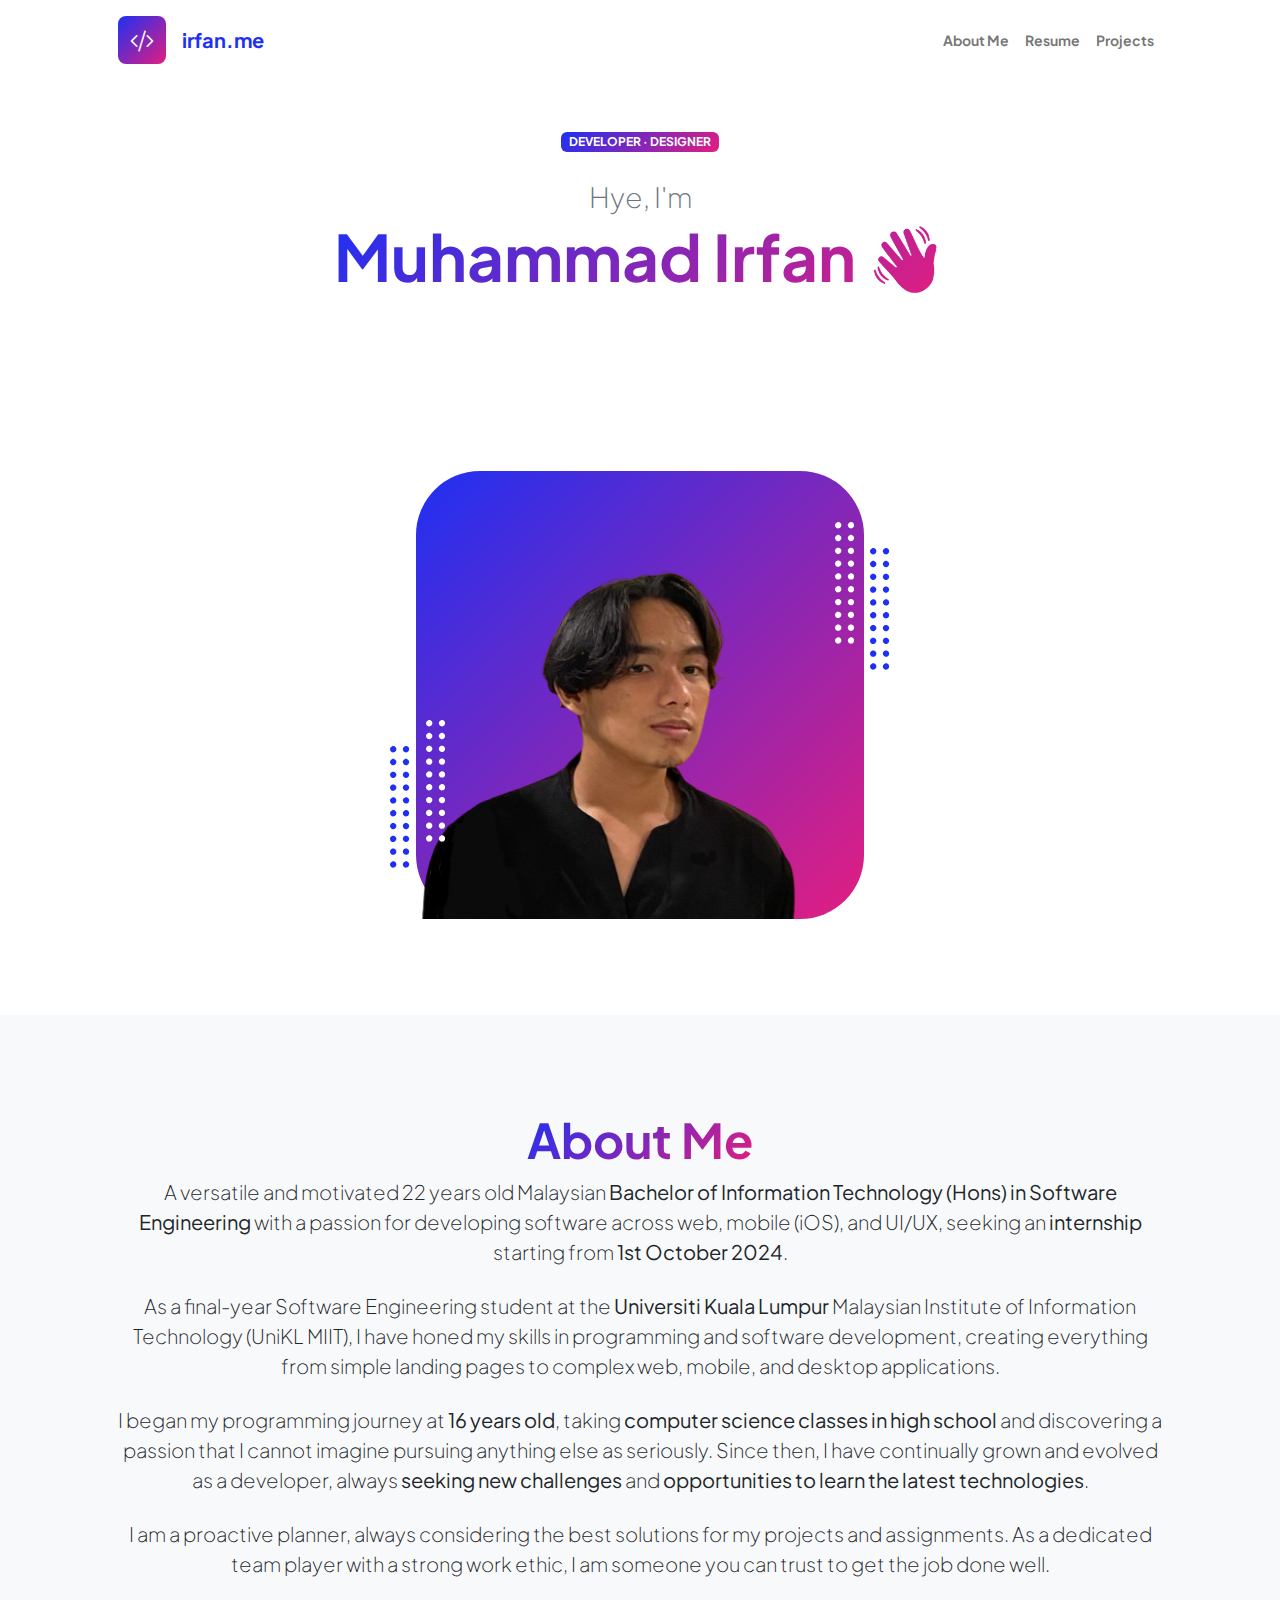
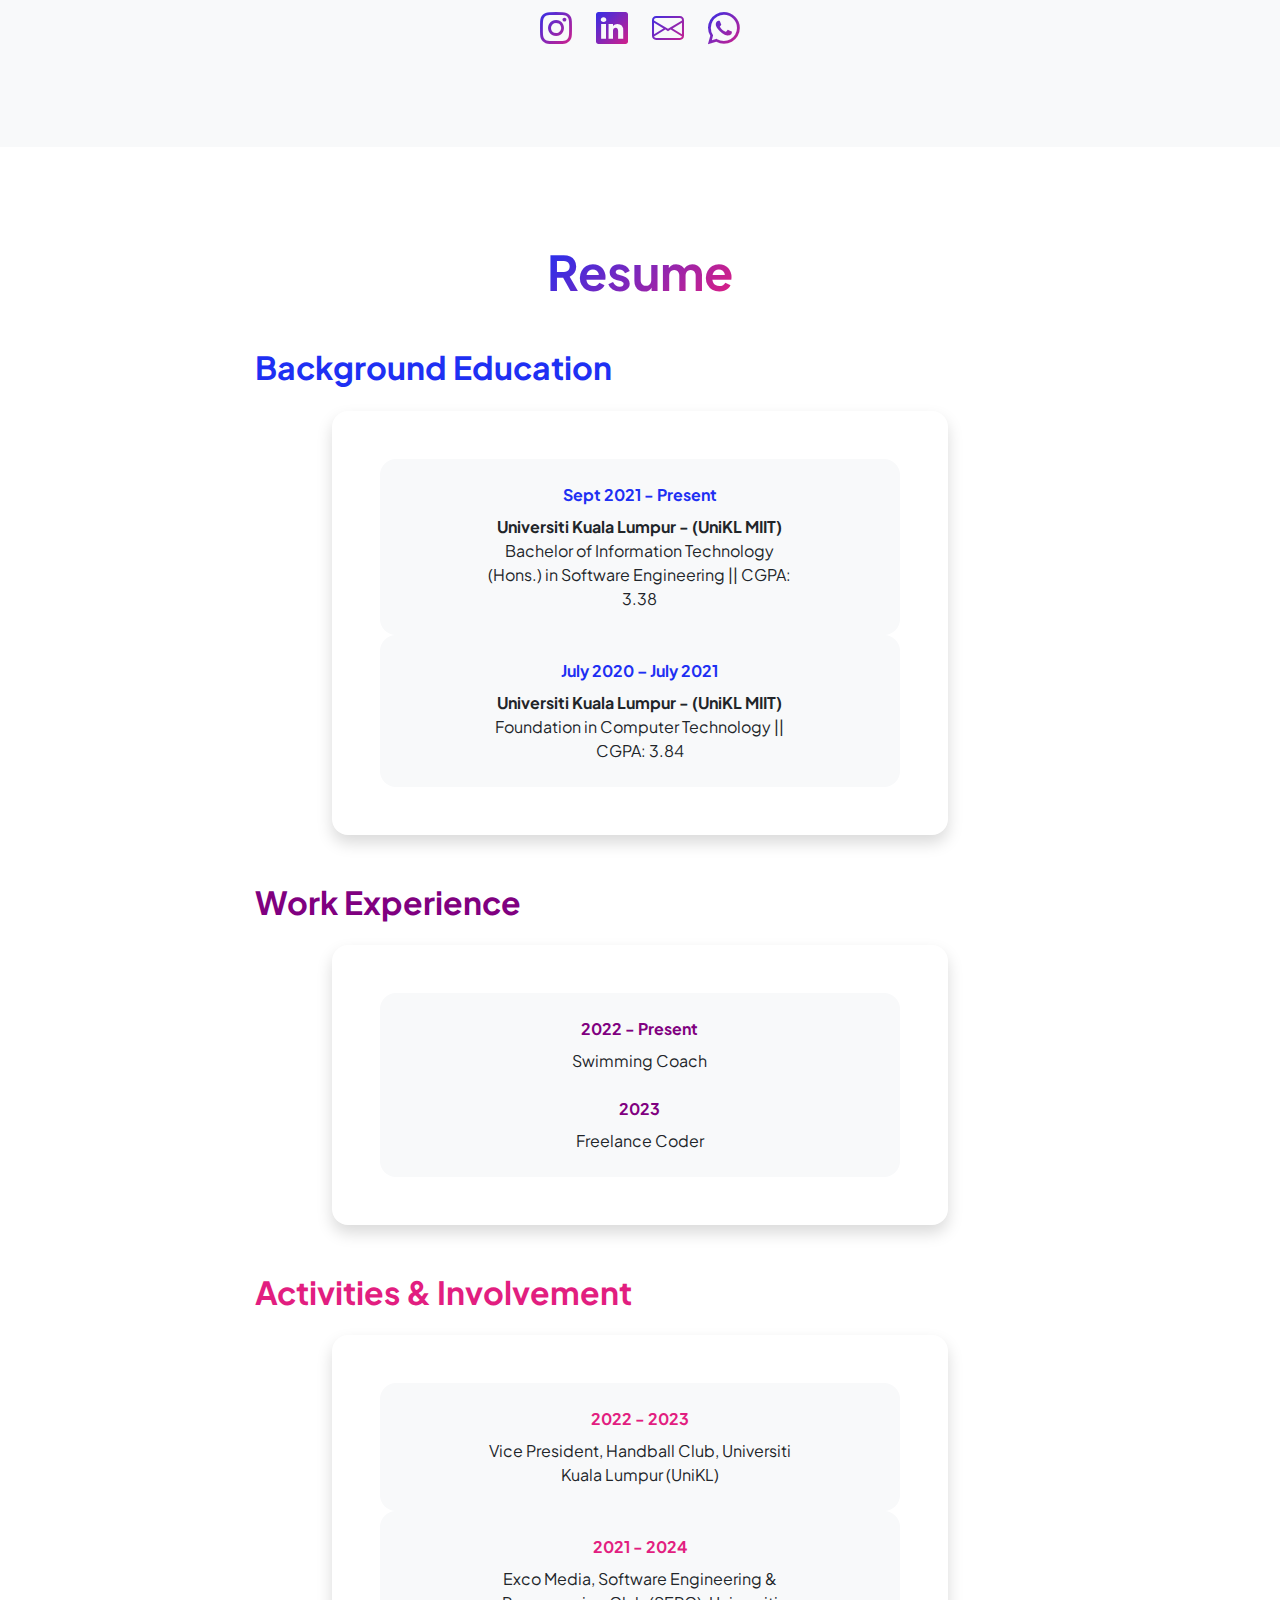
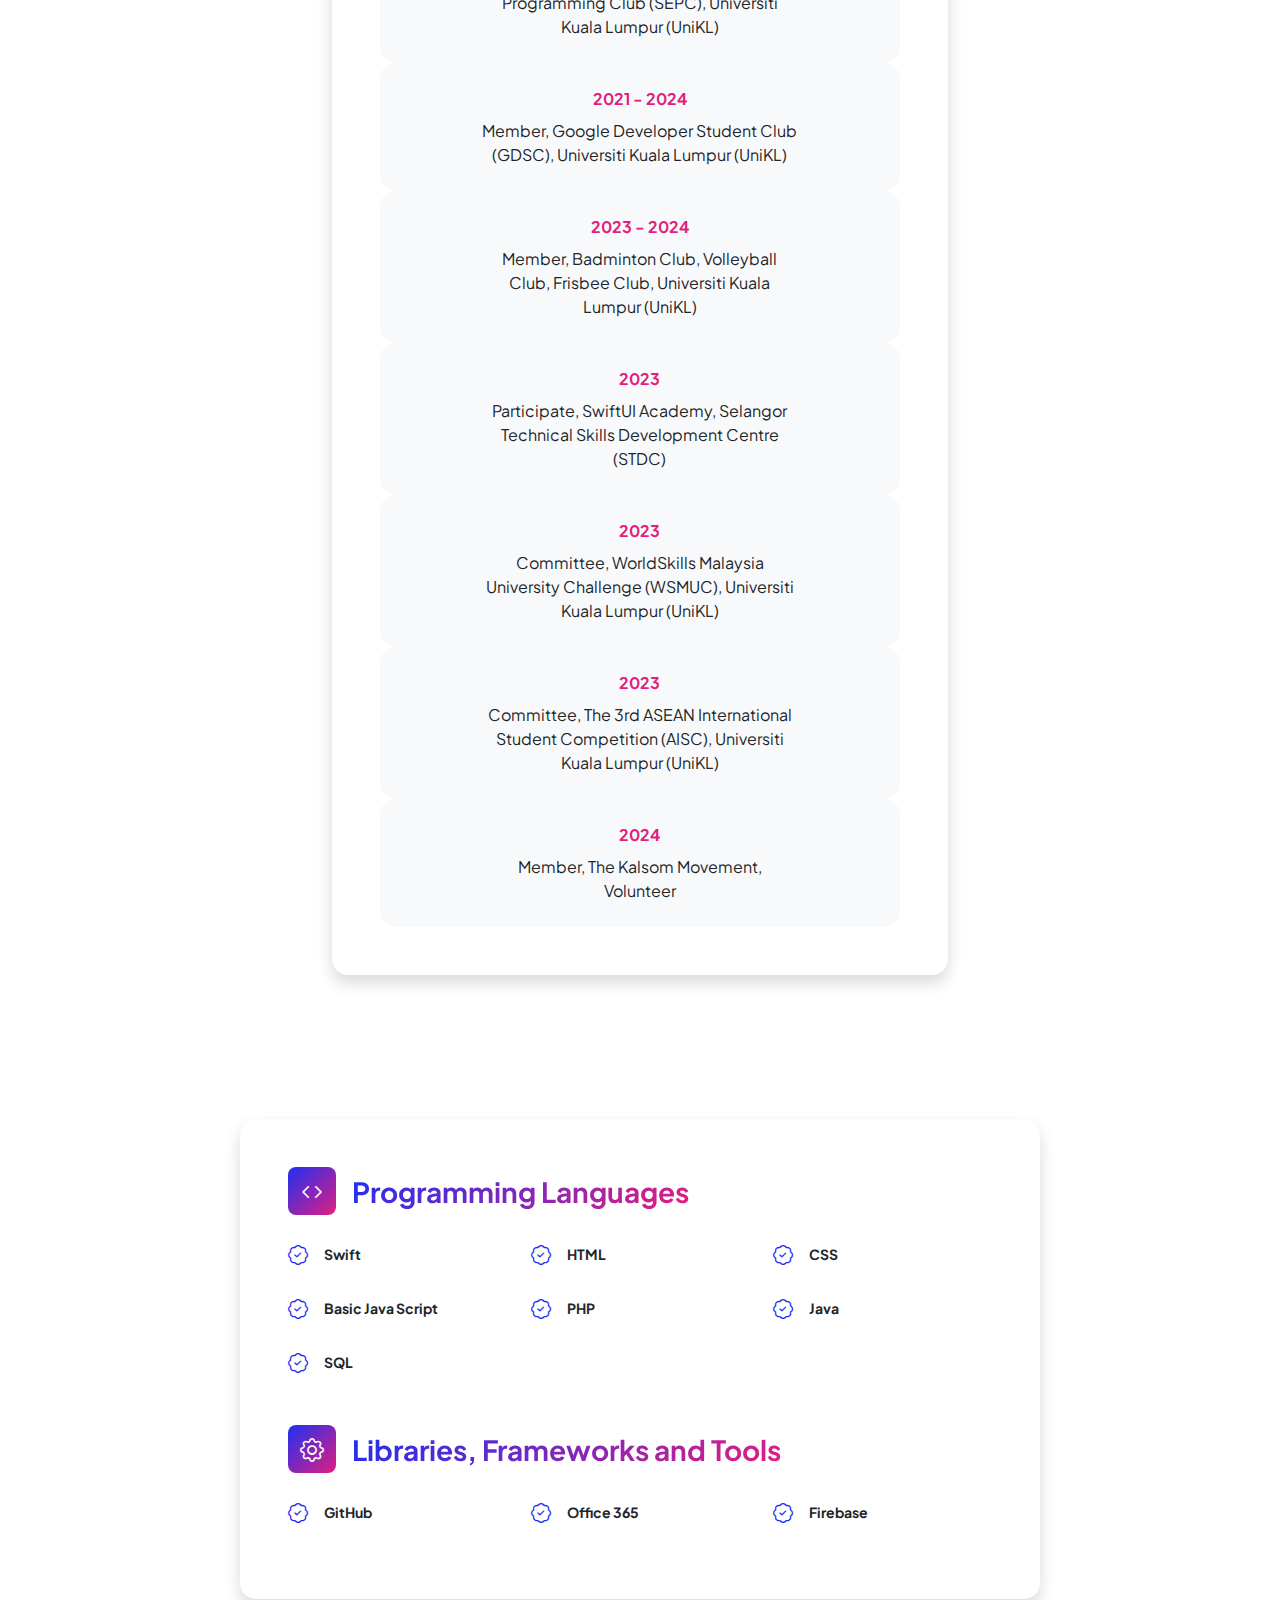
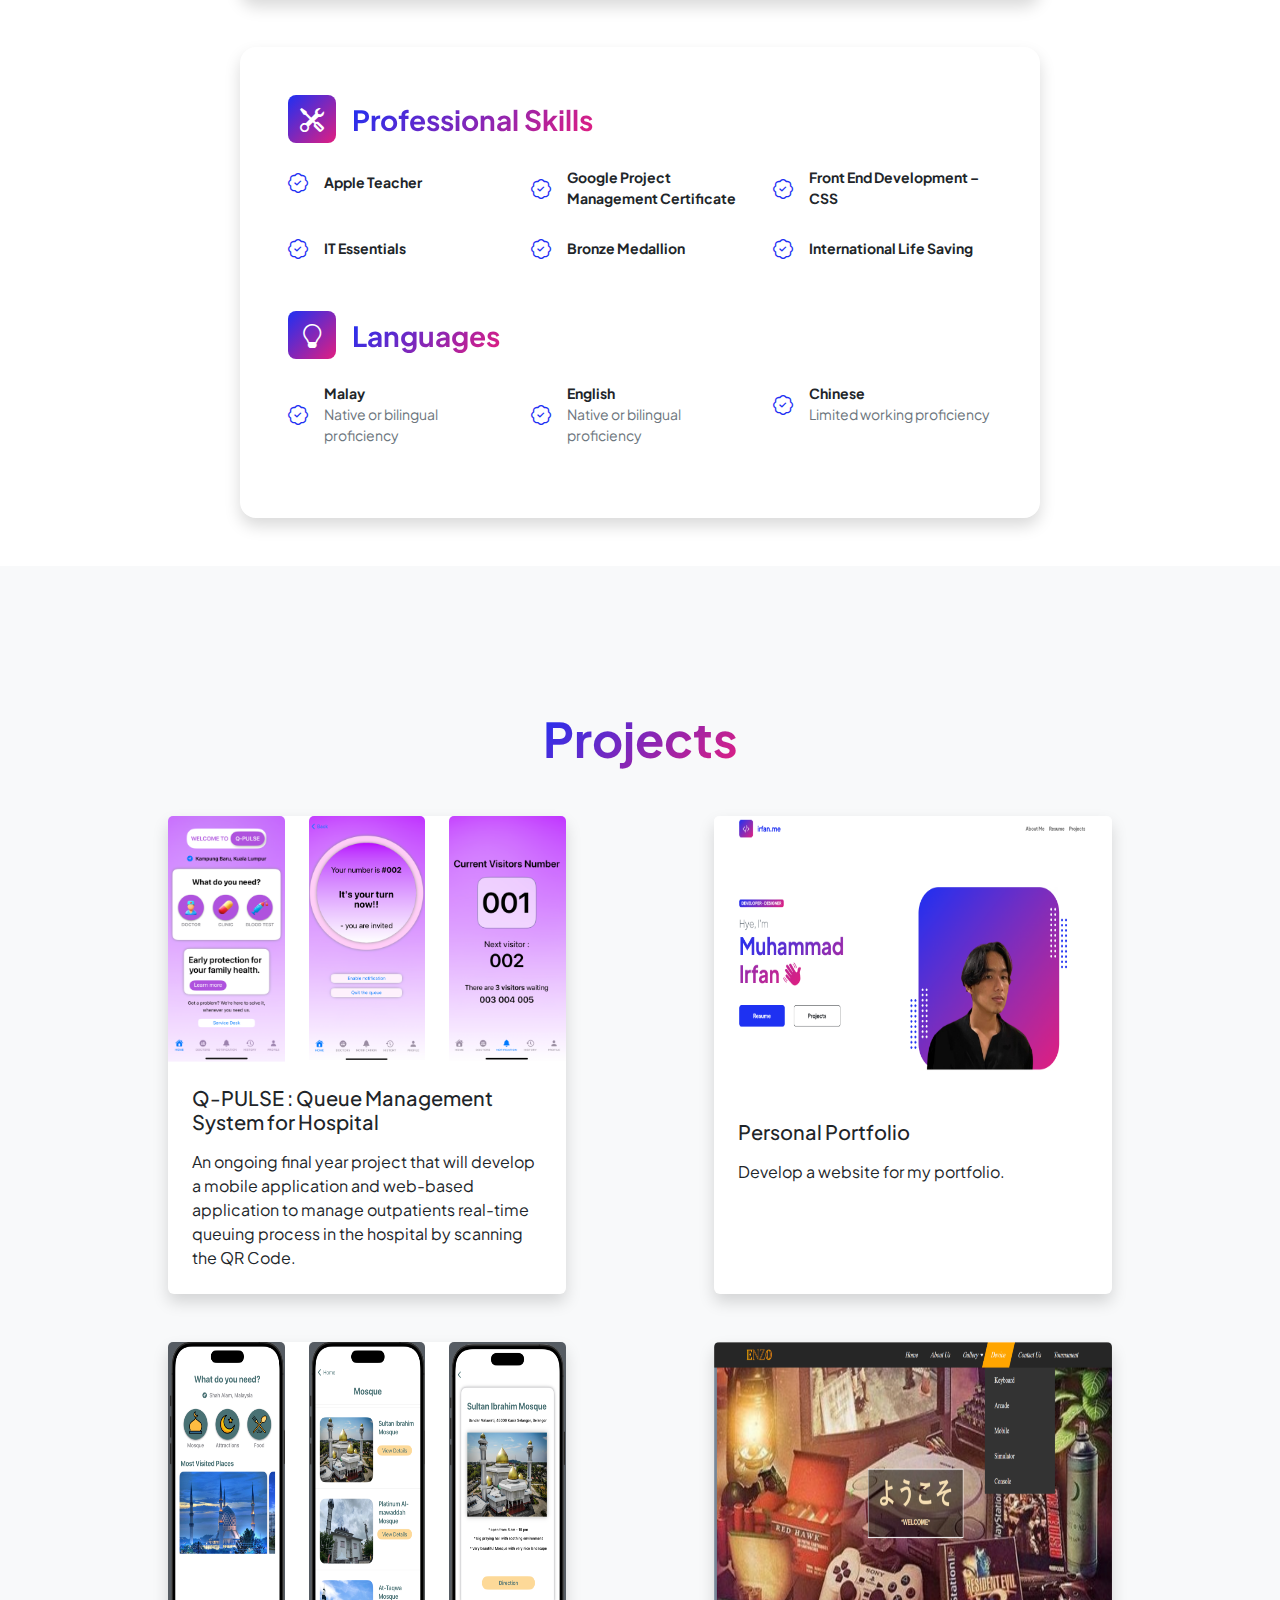
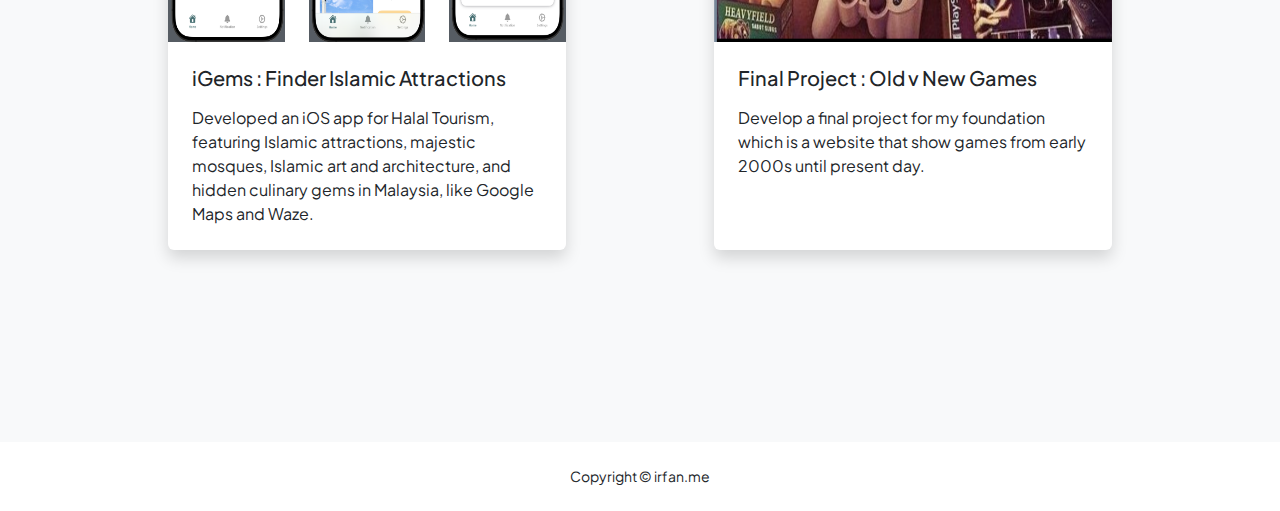
<file: index.html>
<!DOCTYPE html>
<html lang="en">
    <head>
        <meta charset="utf-8" />
        <meta name="viewport" content="width=device-width, initial-scale=1, shrink-to-fit=no" />
        <meta name="description" content="" />
        <meta name="author" content="" />
        <title>Portfolio</title>
        <!-- Favicon-->
        <link rel="icon" type="image/x-icon" href="assets/favicon.ico" />
        <!-- Custom Google font-->
        <link rel="preconnect" href="https://fonts.googleapis.com" />
        <link rel="preconnect" href="https://fonts.gstatic.com" crossorigin />
        <link href="https://fonts.googleapis.com/css2?family=Plus+Jakarta+Sans:wght@100;200;300;400;500;600;700;800;900&amp;display=swap" rel="stylesheet" />
        <!-- Bootstrap icons-->
        <link href="https://cdn.jsdelivr.net/npm/bootstrap-icons@1.8.1/font/bootstrap-icons.css" rel="stylesheet" />
        <!-- Core theme CSS (includes Bootstrap)-->
        <link href="css/styles.css" rel="stylesheet" />
    </head>
    <body class="d-flex flex-column h-100">
        <main class="flex-shrink-0">
            <!-- Navigation-->
            <nav class="navbar navbar-expand-lg navbar-light bg-white py-3">
                <div class="container px-5">
                    <div class="feature bg-primary bg-gradient-primary-to-secondary text-white rounded-3 me-3"><i class="bi bi-code-slash"></i></div><a class="navbar-brand" href="index.html"><span class="fw-bolder text-primary">irfan.me</span></a>
                    <button class="navbar-toggler" type="button" data-bs-toggle="collapse" data-bs-target="#navbarSupportedContent" aria-controls="navbarSupportedContent" aria-expanded="false" aria-label="Toggle navigation"><span class="navbar-toggler-icon"></span></button>
                    <div class="collapse navbar-collapse" id="navbarSupportedContent">
                        <ul class="navbar-nav ms-auto mb-2 mb-lg-0 small fw-bolder">
                            <li class="nav-item"><a class="nav-link" href="#about-me">About Me</a></li>
                            <li class="nav-item"><a class="nav-link" href="#resume">Resume</a></li>
                            <li class="nav-item"><a class="nav-link" href="#projects">Projects</a></li>
                        </ul>
                    </div>
                </div>
            </nav>

            <!-- Header-->
            <header class="py-5">
                <div class="container px-5 pb-5">
                    <div class="row gx-5 align-items-center">
                        <div class="col-xxl-5">
                            <!-- Header text content-->
                            <div class="text-center text-xxl-start">
                                <div class="badge bg-gradient-primary-to-secondary text-white mb-4"><div class="text-uppercase" >Developer &middot; Designer</div></div>
                                <div class="fs-3 fw-light text-muted">Hye, I'm</div>
                                <h1 class="display-3 fw-bolder mb-5"><span class="text-gradient d-inline">Muhammad Irfan 👋🏻</span></h1>
                                <div class="d-grid gap-3 d-sm-flex justify-content-sm-center justify-content-xxl-start mb-3">
                                </div>
                            </div>
                        </div>
                        <div class="col-xxl-7">
                            <!-- Header profile picture-->
                            <div class="d-flex justify-content-center mt-5 mt-xxl-0">
                                <div class="profile bg-gradient-primary-to-secondary">
                                    <!-- TIP: For best results, use a photo with a transparent background like the demo example below-->
                                    <!-- Watch a tutorial on how to do this on YouTube (link)-->
                                    <img class="profile-img" src="assets/profile.png" alt="..." style="width: 480px; height: 500px;" />

                                    <div class="dots-1">
                                        <!-- SVG Dots-->
                                        <svg version="1.1" xmlns="http://www.w3.org/2000/svg" xmlns:xlink="http://www.w3.org/1999/xlink" x="0px" y="0px" viewBox="0 0 191.6 1215.4" style="enable-background: new 0 0 191.6 1215.4" xml:space="preserve">
                                            <g transform="translate(0.000000,1280.000000) scale(0.100000,-0.100000)">
                                                <path d="M227.7,12788.6c-105-35-200-141-222-248c-43-206,163-412,369-369c155,32,275,190,260,339c-11,105-90,213-190,262        C383.7,12801.6,289.7,12808.6,227.7,12788.6z"></path>
                                                <path d="M1507.7,12788.6c-151-50-253-216-222-362c25-119,136-230,254-255c194-41,395,142,375,339c-11,105-90,213-190,262        C1663.7,12801.6,1569.7,12808.6,1507.7,12788.6z"></path>
                                                <path d="M227.7,11508.6c-105-35-200-141-222-248c-43-206,163-412,369-369c155,32,275,190,260,339c-11,105-90,213-190,262        C383.7,11521.6,289.7,11528.6,227.7,11508.6z"></path>
                                                <path d="M1507.7,11508.6c-151-50-253-216-222-362c25-119,136-230,254-255c194-41,395,142,375,339c-11,105-90,213-190,262        C1663.7,11521.6,1569.7,11528.6,1507.7,11508.6z"></path>
                                                <path d="M227.7,10228.6c-105-35-200-141-222-248c-43-206,163-412,369-369c155,32,275,190,260,339c-11,105-90,213-190,262        C383.7,10241.6,289.7,10248.6,227.7,10228.6z"></path>
                                                <path d="M1507.7,10228.6c-105-35-200-141-222-248c-43-206,163-412,369-369c155,32,275,190,260,339c-11,105-90,213-190,262        C1663.7,10241.6,1569.7,10248.6,1507.7,10228.6z"></path>
                                                <path d="M227.7,8948.6c-105-35-200-141-222-248c-43-206,163-412,369-369c155,32,275,190,260,339c-11,105-90,213-190,262        C383.7,8961.6,289.7,8968.6,227.7,8948.6z"></path>
                                                <path d="M1507.7,8948.6c-105-35-200-141-222-248c-43-206,163-412,369-369c155,32,275,190,260,339c-11,105-90,213-190,262        C1663.7,8961.6,1569.7,8968.6,1507.7,8948.6z"></path>
                                                <path d="M227.7,7668.6c-105-35-200-141-222-248c-43-206,163-412,369-369c155,32,275,190,260,339c-11,105-90,213-190,262        C383.7,7681.6,289.7,7688.6,227.7,7668.6z"></path>
                                                <path d="M1507.7,7668.6c-105-35-200-141-222-248c-43-206,163-412,369-369c155,32,275,190,260,339c-11,105-90,213-190,262        C1663.7,7681.6,1569.7,7688.6,1507.7,7668.6z"></path>
                                                <path d="M227.7,6388.6c-105-35-200-141-222-248c-43-206,163-412,369-369c155,32,275,190,260,339c-11,105-90,213-190,262        C383.7,6401.6,289.7,6408.6,227.7,6388.6z"></path>
                                                <path d="M1507.7,6388.6c-105-35-200-141-222-248c-43-206,163-412,369-369c155,32,275,190,260,339c-11,105-90,213-190,262        C1663.7,6401.6,1569.7,6408.6,1507.7,6388.6z"></path>
                                                <path d="M227.7,5108.6c-105-35-200-141-222-248c-43-206,163-412,369-369c155,32,275,190,260,339c-11,105-90,213-190,262        C383.7,5121.6,289.7,5128.6,227.7,5108.6z"></path>
                                                <path d="M1507.7,5108.6c-105-35-200-141-222-248c-43-206,163-412,369-369c155,32,275,190,260,339c-11,105-90,213-190,262        C1663.7,5121.6,1569.7,5128.6,1507.7,5108.6z"></path>
                                                <path d="M227.7,3828.6c-105-35-200-141-222-248c-43-206,163-412,369-369c155,32,275,190,260,339c-11,105-90,213-190,262        C383.7,3841.6,289.7,3848.6,227.7,3828.6z"></path>
                                                <path d="M1507.7,3828.6c-105-35-200-141-222-248c-43-206,163-412,369-369c155,32,275,190,260,339c-11,105-90,213-190,262        C1663.7,3841.6,1569.7,3848.6,1507.7,3828.6z"></path>
                                                <path d="M227.7,2548.6c-105-35-200-141-222-248c-43-206,163-412,369-369c155,32,275,190,260,339c-11,105-90,213-190,262        C383.7,2561.6,289.7,2568.6,227.7,2548.6z"></path>
                                                <path d="M1507.7,2548.6c-105-35-200-141-222-248c-43-206,163-412,369-369c155,32,275,190,260,339c-11,105-90,213-190,262        C1663.7,2561.6,1569.7,2568.6,1507.7,2548.6z"></path>
                                                <path d="M227.7,1268.6c-105-35-200-141-222-248c-43-206,163-412,369-369c155,32,275,190,260,339c-11,105-90,213-190,262        C383.7,1281.6,289.7,1288.6,227.7,1268.6z"></path>
                                                <path d="M1507.7,1268.6c-105-35-200-141-222-248c-43-206,163-412,369-369c155,32,275,190,260,339c-11,105-90,213-190,262        C1663.7,1281.6,1569.7,1288.6,1507.7,1268.6z"></path>
                                            </g>
                                        </svg>
                                        <!-- END of SVG dots-->
                                    </div>
                                    <div class="dots-2">
                                        <!-- SVG Dots-->
                                        <svg version="1.1" xmlns="http://www.w3.org/2000/svg" xmlns:xlink="http://www.w3.org/1999/xlink" x="0px" y="0px" viewBox="0 0 191.6 1215.4" style="enable-background: new 0 0 191.6 1215.4" xml:space="preserve">
                                            <g transform="translate(0.000000,1280.000000) scale(0.100000,-0.100000)">
                                                <path d="M227.7,12788.6c-105-35-200-141-222-248c-43-206,163-412,369-369c155,32,275,190,260,339c-11,105-90,213-190,262        C383.7,12801.6,289.7,12808.6,227.7,12788.6z"></path>
                                                <path d="M1507.7,12788.6c-151-50-253-216-222-362c25-119,136-230,254-255c194-41,395,142,375,339c-11,105-90,213-190,262        C1663.7,12801.6,1569.7,12808.6,1507.7,12788.6z"></path>
                                                <path d="M227.7,11508.6c-105-35-200-141-222-248c-43-206,163-412,369-369c155,32,275,190,260,339c-11,105-90,213-190,262        C383.7,11521.6,289.7,11528.6,227.7,11508.6z"></path>
                                                <path d="M1507.7,11508.6c-151-50-253-216-222-362c25-119,136-230,254-255c194-41,395,142,375,339c-11,105-90,213-190,262        C1663.7,11521.6,1569.7,11528.6,1507.7,11508.6z"></path>
                                                <path d="M227.7,10228.6c-105-35-200-141-222-248c-43-206,163-412,369-369c155,32,275,190,260,339c-11,105-90,213-190,262        C383.7,10241.6,289.7,10248.6,227.7,10228.6z"></path>
                                                <path d="M1507.7,10228.6c-105-35-200-141-222-248c-43-206,163-412,369-369c155,32,275,190,260,339c-11,105-90,213-190,262        C1663.7,10241.6,1569.7,10248.6,1507.7,10228.6z"></path>
                                                <path d="M227.7,8948.6c-105-35-200-141-222-248c-43-206,163-412,369-369c155,32,275,190,260,339c-11,105-90,213-190,262        C383.7,8961.6,289.7,8968.6,227.7,8948.6z"></path>
                                                <path d="M1507.7,8948.6c-105-35-200-141-222-248c-43-206,163-412,369-369c155,32,275,190,260,339c-11,105-90,213-190,262        C1663.7,8961.6,1569.7,8968.6,1507.7,8948.6z"></path>
                                                <path d="M227.7,7668.6c-105-35-200-141-222-248c-43-206,163-412,369-369c155,32,275,190,260,339c-11,105-90,213-190,262        C383.7,7681.6,289.7,7688.6,227.7,7668.6z"></path>
                                                <path d="M1507.7,7668.6c-105-35-200-141-222-248c-43-206,163-412,369-369c155,32,275,190,260,339c-11,105-90,213-190,262        C1663.7,7681.6,1569.7,7688.6,1507.7,7668.6z"></path>
                                                <path d="M227.7,6388.6c-105-35-200-141-222-248c-43-206,163-412,369-369c155,32,275,190,260,339c-11,105-90,213-190,262        C383.7,6401.6,289.7,6408.6,227.7,6388.6z"></path>
                                                <path d="M1507.7,6388.6c-105-35-200-141-222-248c-43-206,163-412,369-369c155,32,275,190,260,339c-11,105-90,213-190,262        C1663.7,6401.6,1569.7,6408.6,1507.7,6388.6z"></path>
                                                <path d="M227.7,5108.6c-105-35-200-141-222-248c-43-206,163-412,369-369c155,32,275,190,260,339c-11,105-90,213-190,262        C383.7,5121.6,289.7,5128.6,227.7,5108.6z"></path>
                                                <path d="M1507.7,5108.6c-105-35-200-141-222-248c-43-206,163-412,369-369c155,32,275,190,260,339c-11,105-90,213-190,262        C1663.7,5121.6,1569.7,5128.6,1507.7,5108.6z"></path>
                                                <path d="M227.7,3828.6c-105-35-200-141-222-248c-43-206,163-412,369-369c155,32,275,190,260,339c-11,105-90,213-190,262        C383.7,3841.6,289.7,3848.6,227.7,3828.6z"></path>
                                                <path d="M1507.7,3828.6c-105-35-200-141-222-248c-43-206,163-412,369-369c155,32,275,190,260,339c-11,105-90,213-190,262        C1663.7,3841.6,1569.7,3848.6,1507.7,3828.6z"></path>
                                                <path d="M227.7,2548.6c-105-35-200-141-222-248c-43-206,163-412,369-369c155,32,275,190,260,339c-11,105-90,213-190,262        C383.7,2561.6,289.7,2568.6,227.7,2548.6z"></path>
                                                <path d="M1507.7,2548.6c-105-35-200-141-222-248c-43-206,163-412,369-369c155,32,275,190,260,339c-11,105-90,213-190,262        C1663.7,2561.6,1569.7,2568.6,1507.7,2548.6z"></path>
                                                <path d="M227.7,1268.6c-105-35-200-141-222-248c-43-206,163-412,369-369c155,32,275,190,260,339c-11,105-90,213-190,262        C383.7,1281.6,289.7,1288.6,227.7,1268.6z"></path>
                                                <path d="M1507.7,1268.6c-105-35-200-141-222-248c-43-206,163-412,369-369c155,32,275,190,260,339c-11,105-90,213-190,262        C1663.7,1281.6,1569.7,1288.6,1507.7,1268.6z"></path>
                                            </g>
                                        </svg>
                                        <!-- END of SVG dots-->
                                    </div>
                                    <div class="dots-3">
                                        <!-- SVG Dots-->
                                        <svg version="1.1" xmlns="http://www.w3.org/2000/svg" xmlns:xlink="http://www.w3.org/1999/xlink" x="0px" y="0px" viewBox="0 0 191.6 1215.4" style="enable-background: new 0 0 191.6 1215.4" xml:space="preserve">
                                            <g transform="translate(0.000000,1280.000000) scale(0.100000,-0.100000)">
                                                <path d="M227.7,12788.6c-105-35-200-141-222-248c-43-206,163-412,369-369c155,32,275,190,260,339c-11,105-90,213-190,262        C383.7,12801.6,289.7,12808.6,227.7,12788.6z"></path>
                                                <path d="M1507.7,12788.6c-151-50-253-216-222-362c25-119,136-230,254-255c194-41,395,142,375,339c-11,105-90,213-190,262        C1663.7,12801.6,1569.7,12808.6,1507.7,12788.6z"></path>
                                                <path d="M227.7,11508.6c-105-35-200-141-222-248c-43-206,163-412,369-369c155,32,275,190,260,339c-11,105-90,213-190,262        C383.7,11521.6,289.7,11528.6,227.7,11508.6z"></path>
                                                <path d="M1507.7,11508.6c-151-50-253-216-222-362c25-119,136-230,254-255c194-41,395,142,375,339c-11,105-90,213-190,262        C1663.7,11521.6,1569.7,11528.6,1507.7,11508.6z"></path>
                                                <path d="M227.7,10228.6c-105-35-200-141-222-248c-43-206,163-412,369-369c155,32,275,190,260,339c-11,105-90,213-190,262        C383.7,10241.6,289.7,10248.6,227.7,10228.6z"></path>
                                                <path d="M1507.7,10228.6c-105-35-200-141-222-248c-43-206,163-412,369-369c155,32,275,190,260,339c-11,105-90,213-190,262        C1663.7,10241.6,1569.7,10248.6,1507.7,10228.6z"></path>
                                                <path d="M227.7,8948.6c-105-35-200-141-222-248c-43-206,163-412,369-369c155,32,275,190,260,339c-11,105-90,213-190,262        C383.7,8961.6,289.7,8968.6,227.7,8948.6z"></path>
                                                <path d="M1507.7,8948.6c-105-35-200-141-222-248c-43-206,163-412,369-369c155,32,275,190,260,339c-11,105-90,213-190,262        C1663.7,8961.6,1569.7,8968.6,1507.7,8948.6z"></path>
                                                <path d="M227.7,7668.6c-105-35-200-141-222-248c-43-206,163-412,369-369c155,32,275,190,260,339c-11,105-90,213-190,262        C383.7,7681.6,289.7,7688.6,227.7,7668.6z"></path>
                                                <path d="M1507.7,7668.6c-105-35-200-141-222-248c-43-206,163-412,369-369c155,32,275,190,260,339c-11,105-90,213-190,262        C1663.7,7681.6,1569.7,7688.6,1507.7,7668.6z"></path>
                                                <path d="M227.7,6388.6c-105-35-200-141-222-248c-43-206,163-412,369-369c155,32,275,190,260,339c-11,105-90,213-190,262        C383.7,6401.6,289.7,6408.6,227.7,6388.6z"></path>
                                                <path d="M1507.7,6388.6c-105-35-200-141-222-248c-43-206,163-412,369-369c155,32,275,190,260,339c-11,105-90,213-190,262        C1663.7,6401.6,1569.7,6408.6,1507.7,6388.6z"></path>
                                                <path d="M227.7,5108.6c-105-35-200-141-222-248c-43-206,163-412,369-369c155,32,275,190,260,339c-11,105-90,213-190,262        C383.7,5121.6,289.7,5128.6,227.7,5108.6z"></path>
                                                <path d="M1507.7,5108.6c-105-35-200-141-222-248c-43-206,163-412,369-369c155,32,275,190,260,339c-11,105-90,213-190,262        C1663.7,5121.6,1569.7,5128.6,1507.7,5108.6z"></path>
                                                <path d="M227.7,3828.6c-105-35-200-141-222-248c-43-206,163-412,369-369c155,32,275,190,260,339c-11,105-90,213-190,262        C383.7,3841.6,289.7,3848.6,227.7,3828.6z"></path>
                                                <path d="M1507.7,3828.6c-105-35-200-141-222-248c-43-206,163-412,369-369c155,32,275,190,260,339c-11,105-90,213-190,262        C1663.7,3841.6,1569.7,3848.6,1507.7,3828.6z"></path>
                                                <path d="M227.7,2548.6c-105-35-200-141-222-248c-43-206,163-412,369-369c155,32,275,190,260,339c-11,105-90,213-190,262        C383.7,2561.6,289.7,2568.6,227.7,2548.6z"></path>
                                                <path d="M1507.7,2548.6c-105-35-200-141-222-248c-43-206,163-412,369-369c155,32,275,190,260,339c-11,105-90,213-190,262        C1663.7,2561.6,1569.7,2568.6,1507.7,2548.6z"></path>
                                                <path d="M227.7,1268.6c-105-35-200-141-222-248c-43-206,163-412,369-369c155,32,275,190,260,339c-11,105-90,213-190,262        C383.7,1281.6,289.7,1288.6,227.7,1268.6z"></path>
                                                <path d="M1507.7,1268.6c-105-35-200-141-222-248c-43-206,163-412,369-369c155,32,275,190,260,339c-11,105-90,213-190,262        C1663.7,1281.6,1569.7,1288.6,1507.7,1268.6z"></path>
                                            </g>
                                        </svg>
                                        <!-- END of SVG dots-->
                                    </div>
                                    <div class="dots-4">
                                        <!-- SVG Dots-->
                                        <svg version="1.1" xmlns="http://www.w3.org/2000/svg" xmlns:xlink="http://www.w3.org/1999/xlink" x="0px" y="0px" viewBox="0 0 191.6 1215.4" style="enable-background: new 0 0 191.6 1215.4" xml:space="preserve">
                                            <g transform="translate(0.000000,1280.000000) scale(0.100000,-0.100000)">
                                                <path d="M227.7,12788.6c-105-35-200-141-222-248c-43-206,163-412,369-369c155,32,275,190,260,339c-11,105-90,213-190,262        C383.7,12801.6,289.7,12808.6,227.7,12788.6z"></path>
                                                <path d="M1507.7,12788.6c-151-50-253-216-222-362c25-119,136-230,254-255c194-41,395,142,375,339c-11,105-90,213-190,262        C1663.7,12801.6,1569.7,12808.6,1507.7,12788.6z"></path>
                                                <path d="M227.7,11508.6c-105-35-200-141-222-248c-43-206,163-412,369-369c155,32,275,190,260,339c-11,105-90,213-190,262        C383.7,11521.6,289.7,11528.6,227.7,11508.6z"></path>
                                                <path d="M1507.7,11508.6c-151-50-253-216-222-362c25-119,136-230,254-255c194-41,395,142,375,339c-11,105-90,213-190,262        C1663.7,11521.6,1569.7,11528.6,1507.7,11508.6z"></path>
                                                <path d="M227.7,10228.6c-105-35-200-141-222-248c-43-206,163-412,369-369c155,32,275,190,260,339c-11,105-90,213-190,262        C383.7,10241.6,289.7,10248.6,227.7,10228.6z"></path>
                                                <path d="M1507.7,10228.6c-105-35-200-141-222-248c-43-206,163-412,369-369c155,32,275,190,260,339c-11,105-90,213-190,262        C1663.7,10241.6,1569.7,10248.6,1507.7,10228.6z"></path>
                                                <path d="M227.7,8948.6c-105-35-200-141-222-248c-43-206,163-412,369-369c155,32,275,190,260,339c-11,105-90,213-190,262        C383.7,8961.6,289.7,8968.6,227.7,8948.6z"></path>
                                                <path d="M1507.7,8948.6c-105-35-200-141-222-248c-43-206,163-412,369-369c155,32,275,190,260,339c-11,105-90,213-190,262        C1663.7,8961.6,1569.7,8968.6,1507.7,8948.6z"></path>
                                                <path d="M227.7,7668.6c-105-35-200-141-222-248c-43-206,163-412,369-369c155,32,275,190,260,339c-11,105-90,213-190,262        C383.7,7681.6,289.7,7688.6,227.7,7668.6z"></path>
                                                <path d="M1507.7,7668.6c-105-35-200-141-222-248c-43-206,163-412,369-369c155,32,275,190,260,339c-11,105-90,213-190,262        C1663.7,7681.6,1569.7,7688.6,1507.7,7668.6z"></path>
                                                <path d="M227.7,6388.6c-105-35-200-141-222-248c-43-206,163-412,369-369c155,32,275,190,260,339c-11,105-90,213-190,262        C383.7,6401.6,289.7,6408.6,227.7,6388.6z"></path>
                                                <path d="M1507.7,6388.6c-105-35-200-141-222-248c-43-206,163-412,369-369c155,32,275,190,260,339c-11,105-90,213-190,262        C1663.7,6401.6,1569.7,6408.6,1507.7,6388.6z"></path>
                                                <path d="M227.7,5108.6c-105-35-200-141-222-248c-43-206,163-412,369-369c155,32,275,190,260,339c-11,105-90,213-190,262        C383.7,5121.6,289.7,5128.6,227.7,5108.6z"></path>
                                                <path d="M1507.7,5108.6c-105-35-200-141-222-248c-43-206,163-412,369-369c155,32,275,190,260,339c-11,105-90,213-190,262        C1663.7,5121.6,1569.7,5128.6,1507.7,5108.6z"></path>
                                                <path d="M227.7,3828.6c-105-35-200-141-222-248c-43-206,163-412,369-369c155,32,275,190,260,339c-11,105-90,213-190,262        C383.7,3841.6,289.7,3848.6,227.7,3828.6z"></path>
                                                <path d="M1507.7,3828.6c-105-35-200-141-222-248c-43-206,163-412,369-369c155,32,275,190,260,339c-11,105-90,213-190,262        C1663.7,3841.6,1569.7,3848.6,1507.7,3828.6z"></path>
                                                <path d="M227.7,2548.6c-105-35-200-141-222-248c-43-206,163-412,369-369c155,32,275,190,260,339c-11,105-90,213-190,262        C383.7,2561.6,289.7,2568.6,227.7,2548.6z"></path>
                                                <path d="M1507.7,2548.6c-105-35-200-141-222-248c-43-206,163-412,369-369c155,32,275,190,260,339c-11,105-90,213-190,262        C1663.7,2561.6,1569.7,2568.6,1507.7,2548.6z"></path>
                                                <path d="M227.7,1268.6c-105-35-200-141-222-248c-43-206,163-412,369-369c155,32,275,190,260,339c-11,105-90,213-190,262        C383.7,1281.6,289.7,1288.6,227.7,1268.6z"></path>
                                                <path d="M1507.7,1268.6c-105-35-200-141-222-248c-43-206,163-412,369-369c155,32,275,190,260,339c-11,105-90,213-190,262        C1663.7,1281.6,1569.7,1288.6,1507.7,1268.6z"></path>
                                            </g>
                                        </svg>
                                        <!-- END of SVG dots-->
                                    </div>
                                </div>
                            </div>
                        </div>
                    </div>
                </div>
            </header>
            <!-- About Section-->
            <section id="about-me" class="bg-light py-5">
                <div class="container px-5">
                    <div class="row gx-5 justify-content-center">
                        <div class="col-xxl-8">
                            <div class="text-center my-5">
                                <h2 class="display-5 fw-bolder"><span class="text-gradient d-inline">About Me</span></h2>
                                <p class="lead fw-light mb-4">A versatile and motivated 22 years old Malaysian <b>Bachelor of Information Technology (Hons) in Software Engineering</b> with a passion for developing software across web, mobile (iOS), and UI/UX, seeking an <b>internship</b> starting from <b>1st October 2024</b>.</p>
                                <p class="lead fw-light mb-4">As a final-year Software Engineering student at the <b>Universiti Kuala Lumpur</b> Malaysian Institute of Information Technology (UniKL MIIT), I have honed my skills in programming and software development, creating everything from simple landing pages to complex web, mobile, and desktop applications. </p>
                                <p class="lead fw-light mb-4">I began my programming journey at <b>16 years old</b>, taking <b>computer science classes in high school</b> and discovering a passion that I cannot imagine pursuing anything else as seriously. Since then, I have continually grown and evolved as a developer, always <b>seeking new challenges</b> and <b>opportunities to learn the latest technologies</b>.</p>
                                <p class="lead fw-light mb-4">I am a proactive planner, always considering the best solutions for my projects and assignments. As a dedicated team player with a strong work ethic, I am someone you can trust to get the job done well.</p>
                                
                                <div class="d-flex justify-content-center fs-2 gap-4">
                                    <a class="text-gradient" href="https://www.instagram.com/irfanmin_?igsh=emtvd3FnZDc1N3V1&utm_source=qr"><i class="bi bi-instagram"></i></a>
                                    <a class="text-gradient" href="https://www.linkedin.com/in/muhammad-irfan-17840a285"><i class="bi bi-linkedin"></i></a>
                                    <a class="text-gradient" href="mailto:irfanmin54321@gmail.com"><i class="bi bi-envelope"></i></a>
                                    <a class="text-gradient" href="https://wa.me/0187782252"><i class="bi bi-whatsapp"></i></a>
                                </div>
                            </div>
                        </div>
                    </div>
                </div>
            </section>

            <!-- Resume Section-->
            <section id="resume" class="py-5">
            <div class="container px-5 my-5">
                <div class="text-center mb-5">
                    <h1 class="display-5 fw-bolder mb-0"><span class="text-gradient d-inline">Resume</span></h1>
                </div>
                <div class="row gx-5 justify-content-center">
                    <div class="col-lg-11 col-xl-9 col-xxl-8">
                        <section>
                            <h2 class="text-primary fw-bolder mb-0">Background Education</h2><br>
                            <!-- Education Card 1-->
                            <div class="card shadow border-0 rounded-4 mb-5">
                                <div class="card-body p-5">
                                    <div class="row align-items-center gx-5">
                                        <div class="col text-center text-lg-start mb-4 mb-lg-0">
                                            <center><div class="bg-light p-4 rounded-4">
                                                <div class="text-primary fw-bolder mb-2">Sept 2021 - Present</div>
                                                <div class="col-lg-8">
                                                    <div><b>Universiti Kuala Lumpur - (UniKL MIIT)</b></div>
                                                </div>
                                                <div class="col-lg-8">
                                                    <div>Bachelor of Information Technology (Hons.) in Software Engineering || CGPA: 3.38</div>
                                                </div></center>

                                            <center><div class="bg-light p-4 rounded-4">
                                                <div class="text-primary fw-bolder mb-2">July 2020 – July 2021</div>
                                                <div class="col-lg-8">
                                                    <div><b>Universiti Kuala Lumpur - (UniKL MIIT)</b></div>
                                                </div>
                                                <div class="col-lg-8">
                                                    <div>Foundation in Computer Technology || CGPA: 3.84</div>
                                                </div></center>
                                        </div>
                                    </div>
                                </div>
                            </div>
                        </section>
                        <section><!---->
                            <h2 class="text-purple fw-bolder mb-4">Work Experience</h2>
                            <!-- Education Card 1-->
                            <div class="card shadow border-0 rounded-4 mb-5">
                                <div class="card-body p-5">
                                    <div class="row align-items-center gx-5">
                                        <div class="col text-center text-lg-start mb-4 mb-lg-0">
                                            <div class="bg-light p-4 rounded-4">
                                                <center>
                                                    <div class="text-purple fw-bolder mb-2">2022 - Present</div>
                                                    <div class="col-lg-8">
                                                        <div>Swimming Coach</div>
                                                    </div>
                                                </center>
                                                <br>
                                                <center>
                                                    <div class="text-purple fw-bolder mb-2">2023</div>
                                                    <div class="col-lg-8">
                                                        <div>Freelance Coder</div>
                                                    </div>
                                                </center>
                                            </div>
                                        </div>
                                    </div>
                                </div>
                            </div>
                        </section>


                        <section>
                            <h2 class="text-secondary fw-bolder mb-4">Activities & Involvement</h2>
                            <!-- Activities & Involvement Card-->
                            <div class="card shadow border-0 rounded-4 mb-5">
                                <div class="card-body p-5">
                                    <div class="row align-items-center gx-5">
                                        <div class="col text-center text-lg-start mb-4 mb-lg-0">
                                            <div class="bg-light p-4 rounded-4">
                                                <center>
                                                    <div class="text-secondary fw-bolder mb-2">2022 - 2023</div>
                                                    <div class="col-lg-8">
                                                        <div>Vice President, Handball Club, Universiti Kuala Lumpur (UniKL)</div>
                                                    </div>
                                                </center>
                                            </div>
                                        </div>
                                    </div>
                                    <div class="row align-items-center gx-5">
                                        <div class="col text-center text-lg-start mb-4 mb-lg-0">
                                            <div class="bg-light p-4 rounded-4">
                                                <center>
                                                    <div class="text-secondary fw-bolder mb-2">2021 - 2024</div>
                                                    <div class="col-lg-8">
                                                        <div>Exco Media, Software Engineering & Programming Club (SEPC), Universiti Kuala Lumpur (UniKL)</div>
                                                    </div>
                                                </center>
                                            </div>
                                        </div>
                                    </div>
                                    <div class="row align-items-center gx-5">
                                        <div class="col text-center text-lg-start mb-4 mb-lg-0">
                                            <div class="bg-light p-4 rounded-4">
                                                <center>
                                                    <div class="text-secondary fw-bolder mb-2">2021 - 2024</div>
                                                    <div class="col-lg-8">
                                                        <div>Member, Google Developer Student Club (GDSC), Universiti Kuala Lumpur (UniKL)</div>
                                                    </div>
                                                </center>
                                            </div>
                                        </div>
                                    </div>
                                    <div class="row align-items-center gx-5">
                                        <div class="col text-center text-lg-start mb-4 mb-lg-0">
                                            <div class="bg-light p-4 rounded-4">
                                                <center>
                                                    <div class="text-secondary fw-bolder mb-2">2023 - 2024</div>
                                                    <div class="col-lg-8">
                                                        <div>Member, Badminton Club, Volleyball Club, Frisbee Club, Universiti Kuala Lumpur (UniKL)</div>
                                                    </div>
                                                </center>
                                            </div>
                                        </div>
                                    </div>
                                    <div class="row align-items-center gx-5">
                                        <div class="col text-center text-lg-start mb-4 mb-lg-0">
                                            <div class="bg-light p-4 rounded-4">
                                                <center>
                                                    <div class="text-secondary fw-bolder mb-2">2023</div>
                                                    <div class="col-lg-8">
                                                        <div>Participate, SwiftUI Academy, Selangor Technical Skills Development Centre (STDC)</div>
                                                    </div>
                                                </center>
                                            </div>
                                        </div>
                                    </div>
                                    <div class="row align-items-center gx-5">
                                        <div class="col text-center text-lg-start mb-4 mb-lg-0">
                                            <div class="bg-light p-4 rounded-4">
                                                <center>
                                                    <div class="text-secondary fw-bolder mb-2">2023</div>
                                                    <div class="col-lg-8">
                                                        <div>Committee, WorldSkills Malaysia University Challenge (WSMUC), Universiti Kuala Lumpur (UniKL)</div>
                                                    </div>
                                                </center>
                                            </div>
                                        </div>
                                    </div>
                                    <div class="row align-items-center gx-5">
                                        <div class="col text-center text-lg-start mb-4 mb-lg-0">
                                            <div class="bg-light p-4 rounded-4">
                                                <center>
                                                    <div class="text-secondary fw-bolder mb-2">2023</div>
                                                    <div class="col-lg-8">
                                                        <div>Committee, The 3rd ASEAN International Student Competition (AISC), Universiti Kuala Lumpur (UniKL)</div>
                                                    </div>
                                                </center>
                                            </div>
                                        </div>
                                    </div>
                                    <div class="row align-items-center gx-5">
                                        <div class="col text-center text-lg-start mb-4 mb-lg-0">
                                            <div class="bg-light p-4 rounded-4">
                                                <center>
                                                    <div class="text-secondary fw-bolder mb-2">2024</div>
                                                    <div class="col-lg-8">
                                                        <div>Member, The Kalsom Movement, Volunteer</div>
                                                    </div>
                                                </center>
                                            </div>
                                        </div>
                                    </div>
                                </div>
                            </div>
                        </section>
                        
                    </div>
                </div>
            </div>
        </section>
        <!--programming languages-->
        <section>
            <!-- Skillset Card-->
            <div class="card shadow border-0 rounded-4 mb-5">
                <div class="card-body p-5">
                    <!-- Professional skills list-->
                    <div class="mb-5">
                        <div class="d-flex align-items-center mb-4">
                            <div class="feature bg-primary bg-gradient-primary-to-secondary text-white rounded-3 me-3"><i class="bi bi-code"></i>
                            </i></div>
                            <h3 class="fw-bolder mb-0"><span class="text-gradient d-inline">Programming Languages</span></h3>
                        </div>
                        <div class="row row-cols-1 row-cols-md-3 mb-4">
                            <div class="col mb-4 mb-md-0">
                                <div class="d-flex align-items-center">
                                    <i class="bi bi-patch-check fs-5 text-primary me-3"></i>
                                    <div class="small">
                                        <div class="fw-bolder">Swift</div>
                                    </div>
                                </div>
                            </div>
                            <div class="col mb-4 mb-md-0">
                                <div class="d-flex align-items-center">
                                    <i class="bi bi-patch-check fs-5 text-primary me-3"></i>
                                    <div class="small">
                                        <div class="fw-bolder">HTML</div>
                                    </div>
                                </div>
                            </div>
                            <div class="col">
                                <div class="d-flex align-items-center">
                                    <i class="bi bi-patch-check fs-5 text-primary me-3"></i>
                                    <div class="small">
                                        <div class="fw-bolder">CSS</div>
                                    </div>
                                </div>
                            </div>
                        </div>
                        <div class="row row-cols-1 row-cols-md-3 mb-4">
                            <div class="col mb-4 mb-md-0">
                                <div class="d-flex align-items-center">
                                    <i class="bi bi-patch-check fs-5 text-primary me-3"></i>
                                    <div class="small">
                                        <div class="fw-bolder">Basic Java Script</div>
                                    </div>
                                </div>
                            </div>
                            <div class="col mb-4 mb-md-0">
                                <div class="d-flex align-items-center">
                                    <i class="bi bi-patch-check fs-5 text-primary me-3"></i>
                                    <div class="small">
                                        <div class="fw-bolder">PHP</div>
                                    </div>
                                </div>
                            </div>
                            <div class="col mb-4 mb-md-0">
                                <div class="d-flex align-items-center">
                                    <i class="bi bi-patch-check fs-5 text-primary me-3"></i>
                                    <div class="small">
                                        <div class="fw-bolder">Java</div>
                                    </div>
                                </div>
                            </div>
                        </div>
                        <div class="row row-cols-1 row-cols-md-3 mb-4">
                            <div class="col mb-4 mb-md-0">
                                <div class="d-flex align-items-center">
                                    <i class="bi bi-patch-check fs-5 text-primary me-3"></i>
                                    <div class="small">
                                        <div class="fw-bolder">SQL</div>
                                    </div>
                                </div>
                            </div>
                        </div>
                    </div>
                    
                    <!-- Languages list-->
                    <div class="mb-0">
                        <div class="d-flex align-items-center mb-4">
                            <div class="feature bg-primary bg-gradient-primary-to-secondary text-white rounded-3 me-3"><i class="bi bi-gear"></i>
                            </i></div>
                            <h3 class="fw-bolder mb-0"><span class="text-gradient d-inline">Libraries, Frameworks and Tools</span></h3>
                        </div>
                        <div class="row row-cols-1 row-cols-md-3 mb-4">
                            <div class="col mb-4 mb-md-0">
                                <div class="d-flex align-items-center">
                                    <i class="bi bi-patch-check fs-5 text-primary me-3"></i>
                                    <div class="small">
                                        <div class="fw-bolder">GitHub</div>
                                    </div>
                                </div>
                            </div>
                            <div class="col mb-4 mb-md-0">
                                <div class="d-flex align-items-center">
                                    <i class="bi bi-patch-check fs-5 text-primary me-3"></i>
                                    <div class="small">
                                        <div class="fw-bolder">Office 365</div>
                                    </div>
                                </div>
                            </div>
                            <div class="col">
                                <div class="d-flex align-items-center">
                                    <i class="bi bi-patch-check fs-5 text-primary me-3"></i>
                                    <div class="small">
                                        <div class="fw-bolder">Firebase</div>
                                    </div>
                                </div>
                            </div>
                        </div>
                    </div>
                </div>
            </div>
        </section>

        <section>
            <!-- Skillset Card-->
            <div class="card shadow border-0 rounded-4 mb-5">
                <div class="card-body p-5">
                    <!-- Professional skills list-->
                    <div class="mb-5">
                        <div class="d-flex align-items-center mb-4">
                            <div class="feature bg-primary bg-gradient-primary-to-secondary text-white rounded-3 me-3"><i class="bi bi-tools"></i></div>
                            <h3 class="fw-bolder mb-0"><span class="text-gradient d-inline">Professional Skills</span></h3>
                        </div>
                        <div class="row row-cols-1 row-cols-md-3 mb-4">
                            <div class="col mb-4 mb-md-0">
                                <div class="d-flex align-items-center">
                                    <i class="bi bi-patch-check fs-5 text-primary me-3"></i>
                                    <div class="small">
                                        <div class="fw-bolder">Apple Teacher</div>
                                    </div>
                                </div>
                            </div>
                            <div class="col mb-4 mb-md-0">
                                <div class="d-flex align-items-center">
                                    <i class="bi bi-patch-check fs-5 text-primary me-3"></i>
                                    <div class="small">
                                        <div class="fw-bolder">Google Project Management Certificate</div>
                                    </div>
                                </div>
                            </div>
                            <div class="col">
                                <div class="d-flex align-items-center">
                                    <i class="bi bi-patch-check fs-5 text-primary me-3"></i>
                                    <div class="small">
                                        <div class="fw-bolder">Front End Development – CSS</div>
                                    </div>
                                </div>
                            </div>
                        </div>
                        <div class="row row-cols-1 row-cols-md-3 mb-4">
                            <div class="col mb-4 mb-md-0">
                                <div class="d-flex align-items-center">
                                    <i class="bi bi-patch-check fs-5 text-primary me-3"></i>
                                    <div class="small">
                                        <div class="fw-bolder">IT Essentials</div>
                                    </div>
                                </div>
                            </div>
                            <div class="col mb-4 mb-md-0">
                                <div class="d-flex align-items-center">
                                    <i class="bi bi-patch-check fs-5 text-primary me-3"></i>
                                    <div class="small">
                                        <div class="fw-bolder">Bronze Medallion</div>
                                    </div>
                                </div>
                            </div>
                            <div class="col">
                                <div class="d-flex align-items-center">
                                    <i class="bi bi-patch-check fs-5 text-primary me-3"></i>
                                    <div class="small">
                                        <div class="fw-bolder">International Life Saving</div>
                                    </div>
                                </div>
                            </div>
                        </div>
                    </div>
                    
                    <!-- Languages list-->
                    <div class="mb-0">
                        <div class="d-flex align-items-center mb-4">
                            <div class="feature bg-primary bg-gradient-primary-to-secondary text-white rounded-3 me-3"><i class="bi bi-lightbulb"></i>
                            </div>
                            <h3 class="fw-bolder mb-0"><span class="text-gradient d-inline">Languages</span></h3>
                        </div>
                        <div class="row row-cols-1 row-cols-md-3 mb-4">
                            <div class="col mb-4 mb-md-0">
                                <div class="d-flex align-items-center">
                                    <i class="bi bi-patch-check fs-5 text-primary me-3"></i>
                                    <div class="small">
                                        <div class="fw-bolder">Malay</div>
                                        <div class="text-muted">Native or bilingual proficiency</div>
                                    </div>
                                </div>
                            </div>
                            <div class="col mb-4 mb-md-0">
                                <div class="d-flex align-items-center">
                                    <i class="bi bi-patch-check fs-5 text-primary me-3"></i>
                                    <div class="small">
                                        <div class="fw-bolder">English</div>
                                        <div class="text-muted">Native or bilingual proficiency</div>
                                    </div>
                                </div>
                            </div>
                            <div class="col">
                                <div class="d-flex align-items-center">
                                    <i class="bi bi-patch-check fs-5 text-primary me-3"></i>
                                    <div class="small">
                                        <div class="fw-bolder">Chinese</div>
                                        <div class="text-muted">Limited working proficiency</div>
                                    </div>
                                </div>
                            </div>
                        </div>
                    </div>
                </div>
            </div>
        </section>

        <!-- Projects Section-->
<section class="bg-light py-5">
    <section id="projects" class="py-5">
        <div class="container px-5 my-5">
            <div class="text-center mb-5">
                <h1 class="display-5 fw-bolder mb-0"><span class="text-gradient d-inline">Projects</span></h1>
            </div>
            <div class="row gx-5">
                <div class="col-lg-6 mb-5">
                    <div class="card shadow border-0 h-100">
                        <div class="row no-gutters">
                            <div class="col-md-4">
                                <img class="card-img-top img-fluid" src="assets/4.png" alt="..." />
                            </div>
                            <div class="col-md-4">
                                <img class="card-img-top img-fluid" src="assets/5.png" alt="..." />
                            </div>
                            <div class="col-md-4">
                                <img class="card-img-top img-fluid" src="assets/6.png" alt="..." />
                            </div>
                        </div>
                        <div class="card-body p-4">
                            <h5 class="card-title mb-3">Q-PULSE : Queue Management System for Hospital</h5>
                            <p class="card-text mb-0">An ongoing final year project that will develop a mobile application and web-based application to manage outpatients real-time queuing process in the hospital by scanning the QR Code.</p>
                        </div>
                    </div>
                </div>
                <div class="col-lg-6 mb-5">
                    <div class="card shadow border-0 h-100">
                        <img class="card-img-top img-fluid" src="assets/portfolio.png" alt="..." style="width:100%; height:280px;"/>
                        <div class="card-body p-4">
                            <h5 class="card-title mb-3">Personal Portfolio</h5>
                            <p class="card-text mb-0">Develop a website for my portfolio.</p>
                        </div>
                    </div>
                </div>
                
                <div class="col-lg-6 mb-5">
                    <div class="card shadow border-0 h-100">
                        <div class="row no-gutters">
                            <div class="col-md-4">
                                <img class="card-img-top img-fluid" src="assets/1.png" alt="..." style="height:300px;"/>
                            </div>
                            <div class="col-md-4">
                                <img class="card-img-top img-fluid" src="assets/2.png" alt="..." style="height:300px;"/>
                            </div>
                            <div class="col-md-4">
                                <img class="card-img-top img-fluid" src="assets/3.png" alt="..." style="height:300px;"/>
                            </div>
                        </div>
                        <div class="card-body p-4">
                            <h5 class="card-title mb-3">iGems : Finder Islamic Attractions</h5>
                            <p class="card-text mb-0">Developed an iOS app for Halal Tourism, featuring Islamic attractions, majestic mosques, Islamic art and architecture, and hidden culinary gems in Malaysia, like Google Maps and Waze.</p>
                        </div>
                    </div>
                </div>
                <div class="col-lg-6 mb-5">
                    <div class="card shadow border-0 h-100">
                        <img class="card-img-top img-fluid" src="assets/foun.png" alt="..." style="width:100%; height:300px;"/>
                        <div class="card-body p-4">
                            <h5 class="card-title mb-3">Final Project : Old v New Games</h5>
                            <p class="card-text mb-0">Develop a final project for my foundation which is a website that show games from early 2000s until present day.</p>
                        </div>
                    </div>
                </div>
            </div>
        </div>
    </section>
</section>


        
    </main>
    <!-- Footer-->
    <center><footer class="bg-white py-4 mt-auto">
        <div class="container px-5">
            <div >
                <div class="col-auto">
                    <div class="small m-0">Copyright &copy; irfan.me</div>
                </div>
            </div>
        </div>
    </footer></center>
    <!-- Bootstrap core JS-->
    <script src="https://cdn.jsdelivr.net/npm/bootstrap@5.1.3/dist/js/bootstrap.bundle.min.js"></script>
    <!-- Core theme JS-->
    <script src="js/scripts.js"></script>
</body>
</html>
</file>
